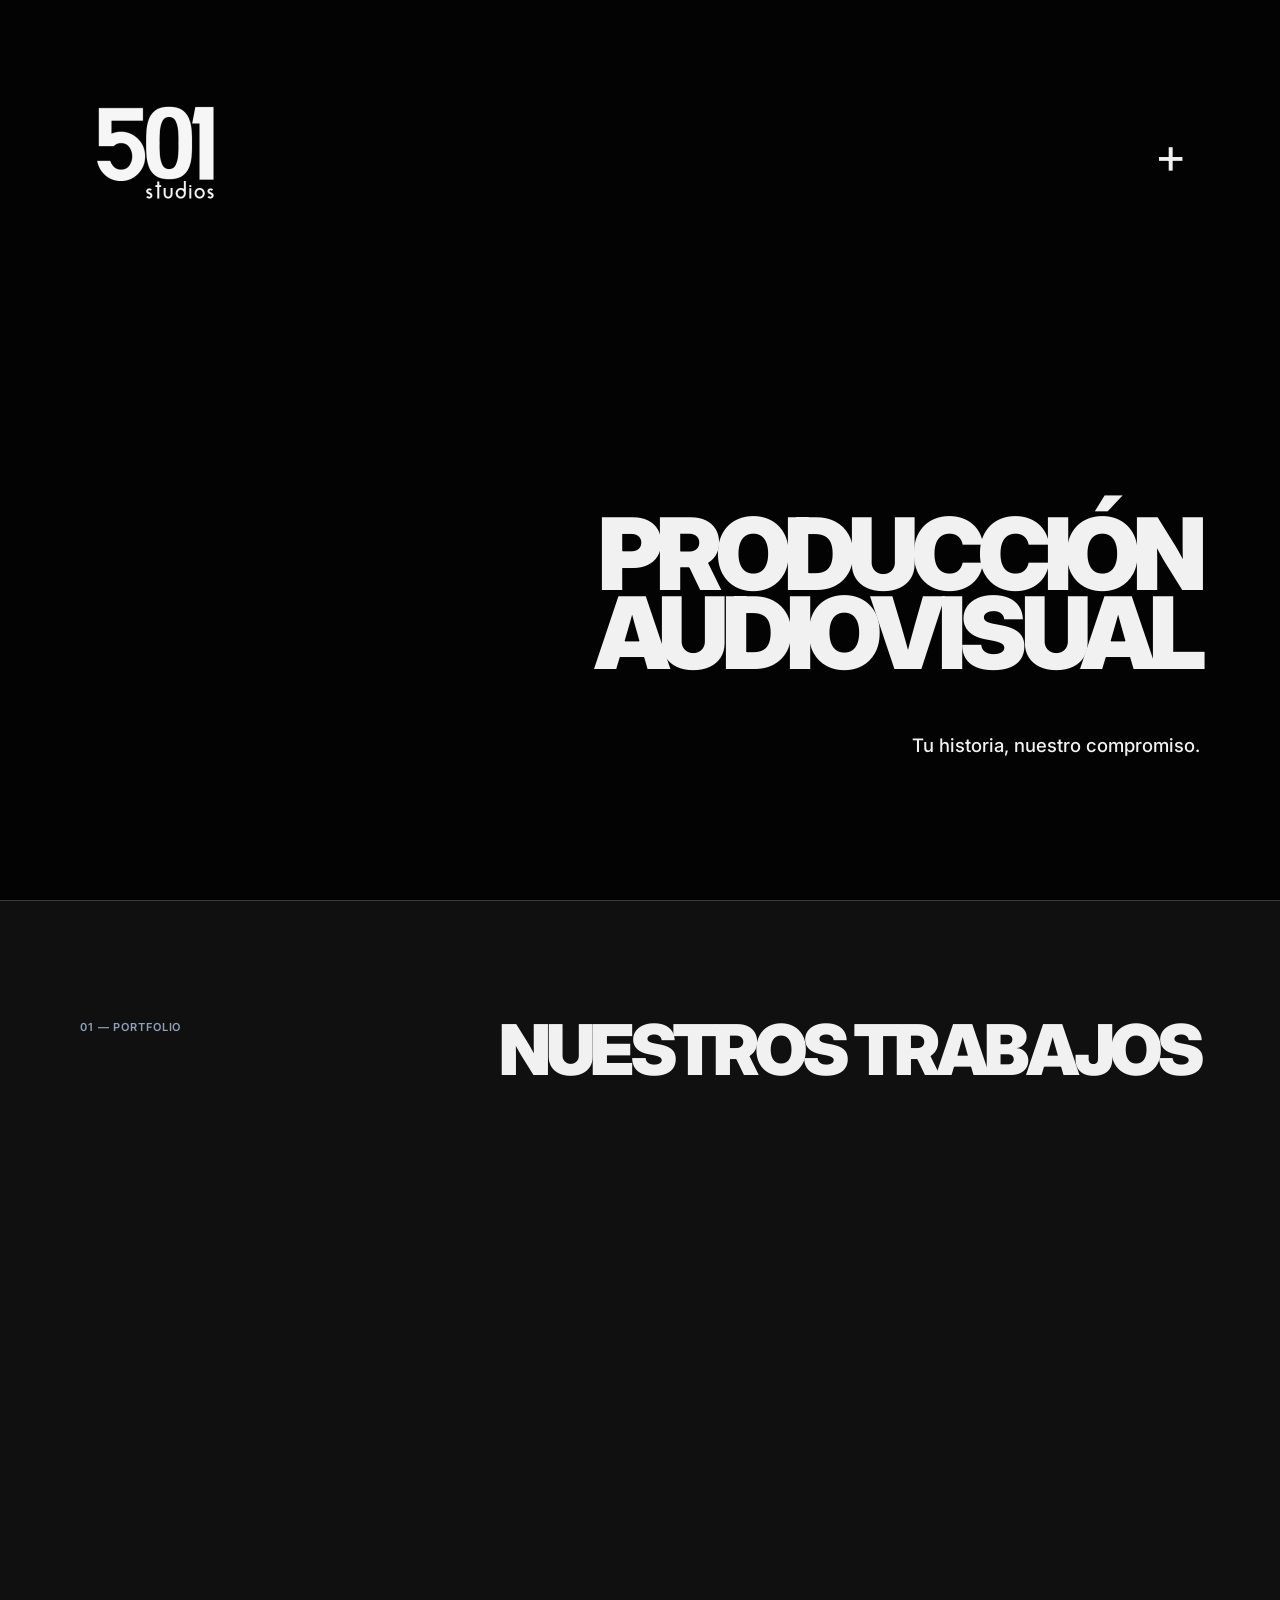
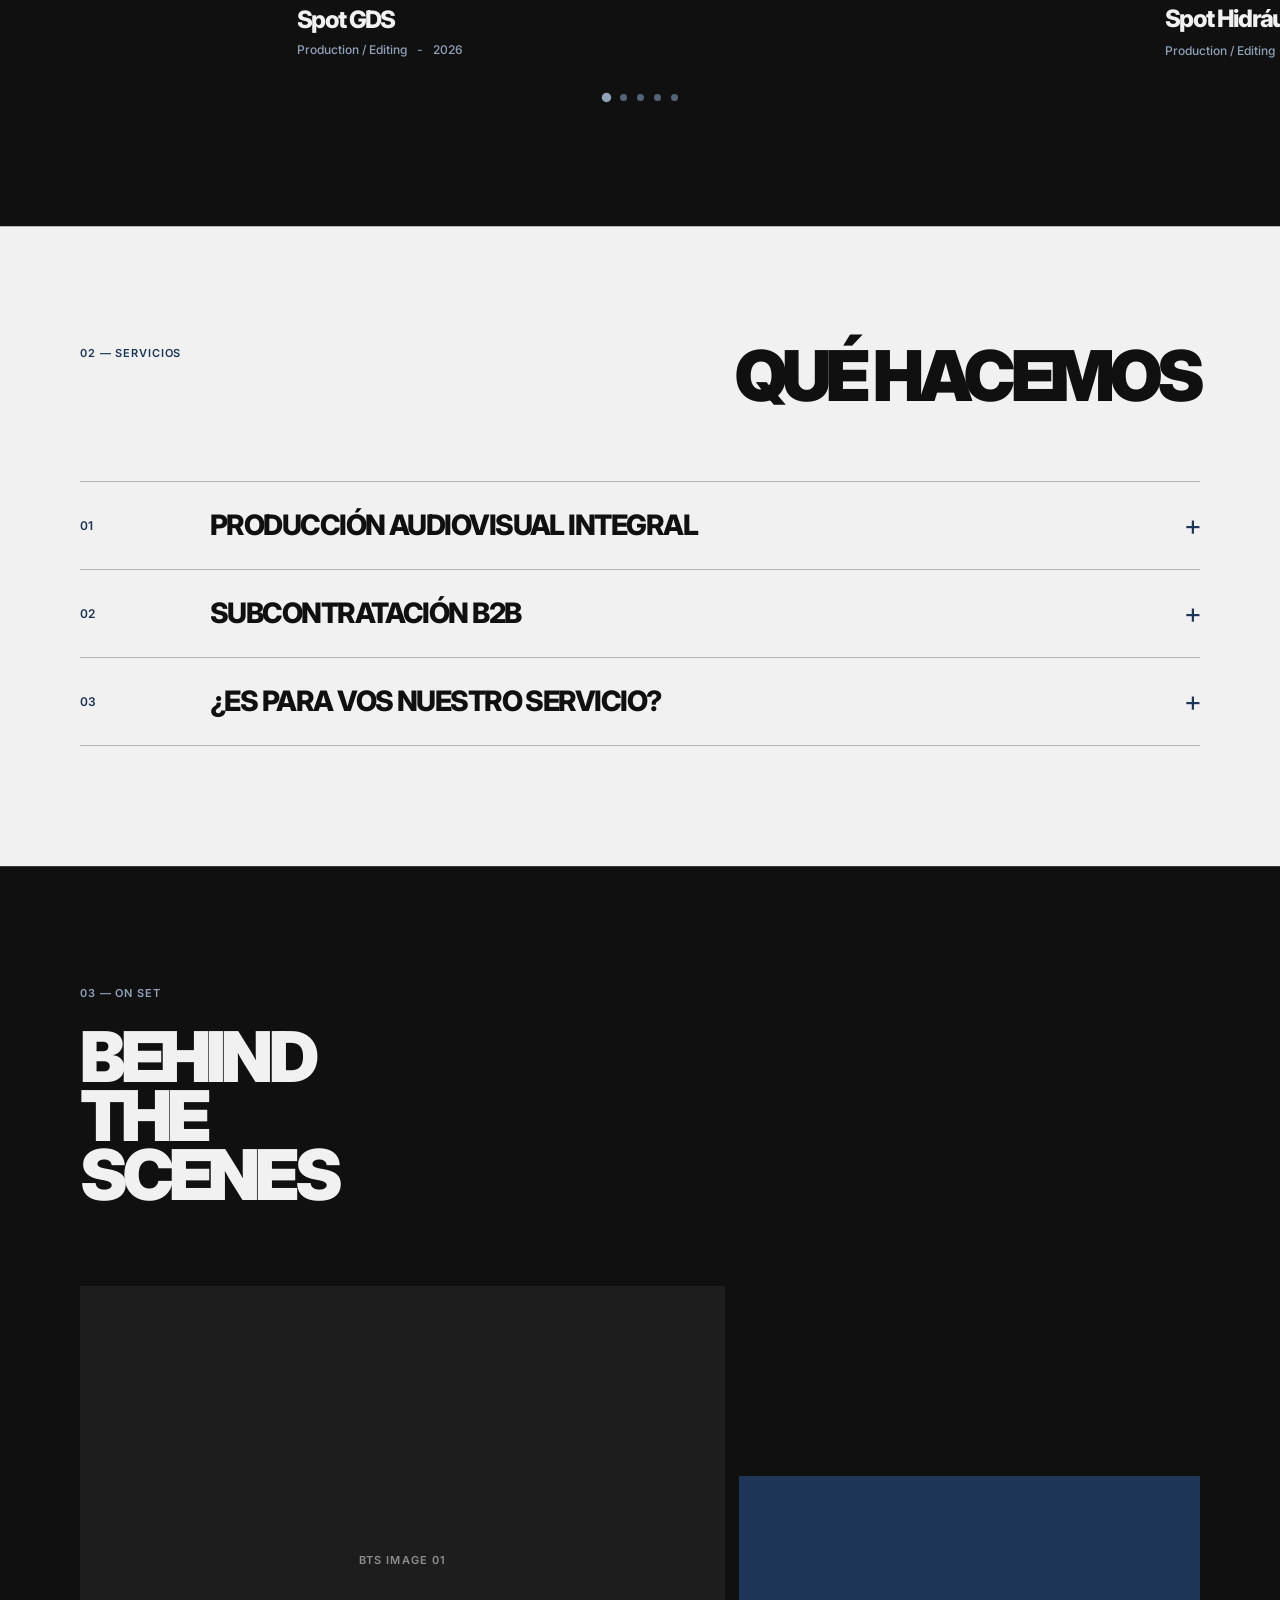
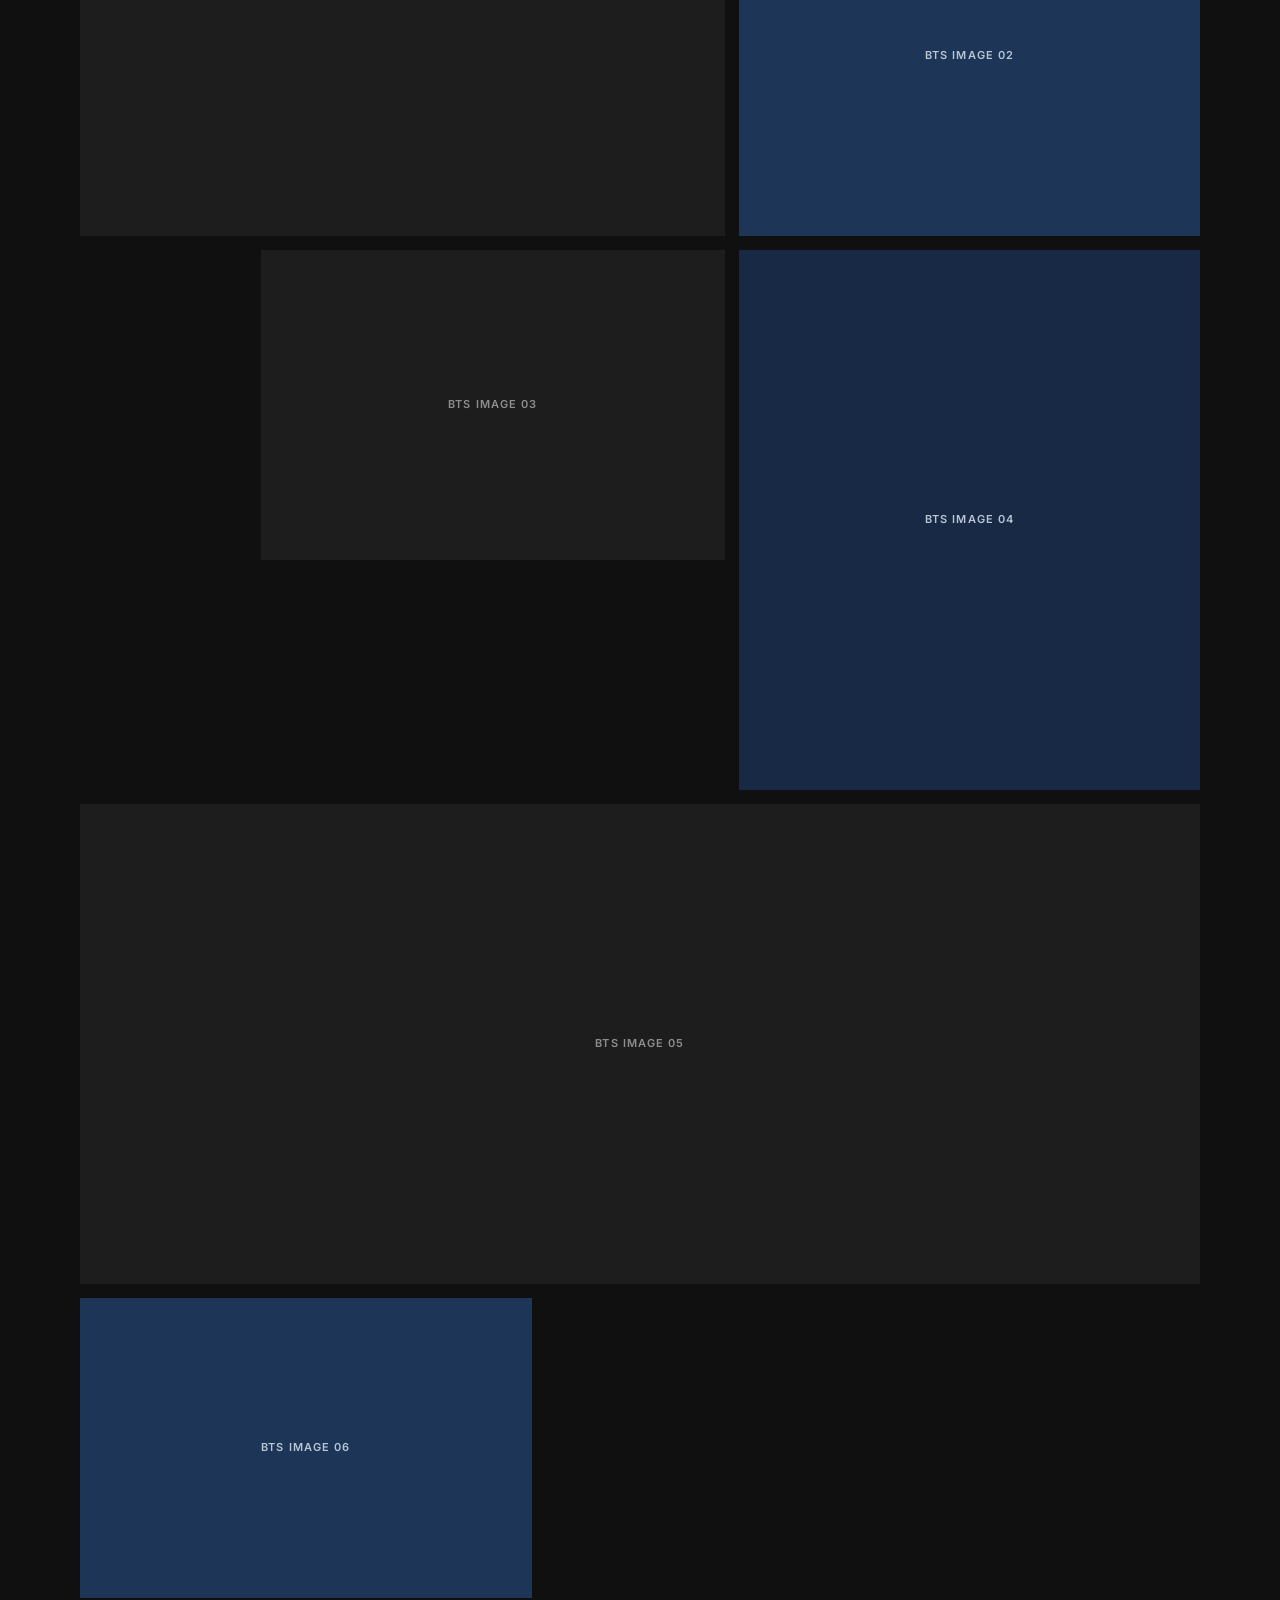
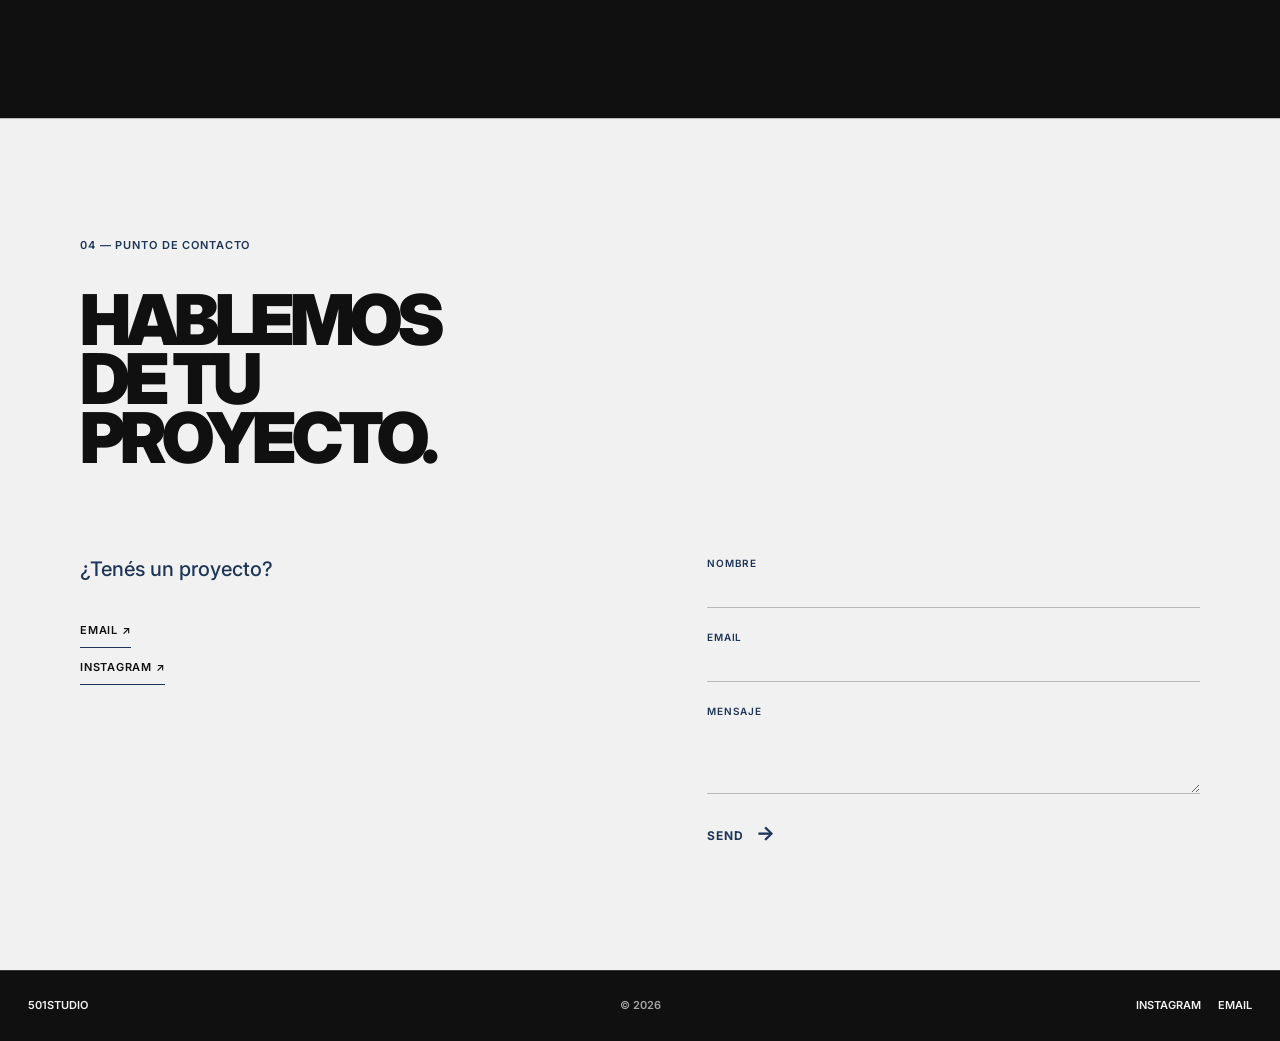
<file: index.html>
<!doctype html>
<html lang="es">
<head>
  <meta charset="utf-8">
  <meta name="viewport" content="width=device-width, initial-scale=1">
  <meta name="description" content="Productora y editora audiovisual.">
  <title>501 Studios — Producción audiovisual</title>
  <link rel="preconnect" href="https://fonts.googleapis.com">
  <link rel="preconnect" href="https://fonts.gstatic.com" crossorigin>
  <link href="https://fonts.googleapis.com/css2?family=Inter:wght@400;500;600;700;800;900&display=swap" rel="stylesheet">
  <link rel="stylesheet" href="css/styles.css">
</head>
<body>
  <header class="site-header">
    <a class="logo" href="#top" aria-label="501 Studios, inicio">
      <img src="assets/images/501-studios-logo.png" alt="" width="300" height="300" decoding="async">
    </a>
    <button class="menu-toggle" aria-label="Abrir menú" aria-expanded="false" aria-controls="site-menu"><span>+</span></button>
  </header>

  <nav class="fullscreen-menu" id="site-menu" aria-label="Navegación principal" aria-hidden="true">
    <div class="menu-inner">
      <div class="menu-label">NAVEGACIÓN</div>
      <div class="menu-links">
        <a href="#work">PORTFOLIO</a>
        <a href="#services">QUÉ HACEMOS</a>
        <a href="#bts">BEHIND THE SCENES</a>
        <a href="#contact">CONTACTO</a>
      </div>
      <div class="menu-social"><a href="https://www.instagram.com/501studiosco/" target="_blank" rel="noreferrer">INSTAGRAM ↗</a><a href="mailto:hola@501studio.com">EMAIL ↗</a></div>
    </div>
  </nav>

  <main id="top">
    <section class="hero section-pad">
      <video class="hero__video" autoplay muted loop playsinline aria-hidden="true">
        <source src="https://pub-1e8c1ed9130c49e3b7a11b665cfcde03.r2.dev/hero_video_1080.mp4" type="video/mp4">
      </video>
      <!-- <p class="eyebrow reveal">501 STUDIO</p> -->
      <h1 class="reveal">PRODUCCIÓN<br>AUDIOVISUAL</h1>
      <p class="hero-copy reveal">Tu historia, nuestro compromiso.</p>
    </section>

    <section class="work section-pad" id="work">
      <div class="section-heading reveal"><p class="eyebrow">01 — PORTFOLIO</p><h2>NUESTROS TRABAJOS</h2></div>
      <!-- Mantener aquí los 4 o 5 mejores trabajos. Se editan en js/main.js. -->
      <div class="work-slider reveal" aria-roledescription="carrusel" aria-label="Portfolio de trabajos">
        <div class="slider-viewport">
          <div class="projects" id="projects"></div>
        </div>
        <div class="slider-dots" id="project-dots" aria-label="Seleccionar proyecto"></div>
      </div>
    </section>

    <section class="services section-pad" id="services">
      <div class="section-heading reveal"><p class="eyebrow">02 — SERVICIOS</p><h2>QUÉ HACEMOS</h2></div>
      <div class="accordion reveal">
        <article class="accordion-item"><button class="accordion-trigger" aria-expanded="false"><span
              class="service-number">01</span><span>PRODUCCIÓN AUDIOVISUAL INTEGRAL</span><b>+</b></button>
          <div class="accordion-panel">
            <div>
              <p>De la primera idea a la última decisión, nos involucramos en cada parte del proceso.</p>
              <p>Pensamos, producimos y damos forma a proyectos audiovisuales con criterio propio, donde cada elección tiene un porqué y cada detalle construye el resultado.</p>
            </div>
          </div>
        </article>
        <article class="accordion-item"><button class="accordion-trigger" aria-expanded="false"><span
              class="service-number">02</span><span>SUBCONTRATACIÓN B2B</span><b>+</b></button>
          <div class="accordion-panel">
            <div>
              <p>Trabajamos junto a agencias, productoras y equipos creativos que necesitan sumar capacidad de producción sin perder calidad ni control sobre sus proyectos.</p>
              <p>Nos integramos a tu dinámica de trabajo, aportamos nuestro criterio y nos ocupamos de cada entrega con la misma dedicación que un proyecto propio.</p>
            </div>
          </div>
        </article>
        <article class="accordion-item"><button class="accordion-trigger" aria-expanded="false"><span
              class="service-number">03</span><span>¿ES PARA VOS NUESTRO SERVICIO?</span><b>+</b></button>
          <div class="accordion-panel">
            <div>
              <p>Creemos que cada marca tiene algo propio, pero no siempre encuentra la forma de mostrarlo.</p>
              <p>En 501 trabajamos desde esa búsqueda: transformar ideas en piezas audiovisuales con carácter, donde la narrativa, la estética y cada decisión creativa construyen una identidad.</p>
              <p>Nos mueve hacer las cosas con intención, explorar nuevas formas de contar y llevar cada proyecto a un lugar que no sea uno más.</p>
              <p>Si crees que tu marca o evento tiene una historia que merece ser contada desde una perspectiva original, este es tu lugar.</p>
            </div>
          </div>
        </article>
      </div>
    </section>

    <section class="bts section-pad" id="bts">
      <div class="bts-heading reveal"><p class="eyebrow">03 — ON SET</p><h2>BEHIND<br>THE<br>SCENES</h2></div>
      <!-- Sustituir los bloques por imágenes locales dentro de assets/images. -->
      <div class="bts-gallery reveal">
        <div class="bts-image bts-1">BTS IMAGE 01</div><div class="bts-image bts-2">BTS IMAGE 02</div><div class="bts-image bts-3">BTS IMAGE 03</div><div class="bts-image bts-4">BTS IMAGE 04</div><div class="bts-image bts-5">BTS IMAGE 05</div><div class="bts-image bts-6">BTS IMAGE 06</div>
      </div>
    </section>

    <section class="contact section-pad" id="contact">
      <p class="eyebrow reveal">04 — PUNTO DE CONTACTO</p><h2 class="reveal">HABLEMOS<br>DE TU<br>PROYECTO.</h2>
      <div class="contact-grid reveal"><div><p class="contact-intro">¿Tenés un proyecto?</p><a class="contact-link" href="mailto:hola@501studio.com">EMAIL ↗</a><a class="contact-link" href="https://www.instagram.com/501studiosco/" target="_blank" rel="noreferrer">INSTAGRAM ↗</a></div>
        <form action="" method="POST"><label>NOMBRE<input type="text" name="name" required></label><label>EMAIL<input type="email" name="email" required></label><label>MENSAJE<textarea name="message" rows="4" required></textarea></label><button type="submit">SEND <span>→</span></button></form>
      </div>
    </section>
  </main>
  <footer class="site-footer"><a class="logo" href="#top">501<span>STUDIO</span></a><span>© 2026</span><div><a href="https://www.instagram.com/501studiosco/" target="_blank" rel="noreferrer">INSTAGRAM</a><a href="mailto:hola@501studio.com">EMAIL</a></div></footer>
  <script src="js/main.js"></script>
</body>
</html>
</file>
<file: css/styles.css>
/* RESET */
* {
    box-sizing: border-box;
}

html {
    scroll-behavior: smooth;
}

body,
h1,
h2,
h3,
p,
ul {
    margin: 0;
}

ul {
    padding: 0;
}

button,
input,
textarea {
    font: inherit;
}

/* GLOBAL */
:root {
    --accent: #8fa2b8;
    --bg: #101010;
    --text: #f1f1f1;
    --muted: #a5a5a5;
    --blue: #1d3557;
    --line: #3a3a3a;
}

body {
    background: var(--bg);
    color: var(--text);
    font-family: Inter, Arial, sans-serif;
    font-weight: 400;
    line-height: 1.25;
    overflow-x: hidden;
}

body.menu-open {
    overflow: hidden;
}

a {
    color: inherit;
    text-decoration: none;
}

.section-pad {
    padding: 120px 80px;
}

.eyebrow {
    color: var(--accent);
    font-size: 11px;
    font-weight: 600;
    letter-spacing: .08em;
}

::selection {
    background: var(--blue);
    color: #f1f1f1;
}

::-moz-selection {
    background: var(--blue);
    color: #f1f1f1;
}

h1,
h2,
h3 {
    letter-spacing: -.07em;
}

h2 {
    font-size: clamp(42px, 8.2vw, 70px);
    font-weight: 900;
    line-height: .84;
}

.section-heading {
    display: flex;
    align-items: flex-start;
    justify-content: space-between;
    gap: 30px;
    margin-bottom: 75px;
}

.section-heading h2 {
    text-align: right;
}

.reveal {
    opacity: 0;
    transform: translateY(18px);
    transition: opacity .65s ease, transform .65s ease;
}

.reveal.is-visible {
    opacity: 1;
    transform: translateY(0);
}

/* HEADER */
.site-header {
    align-items: center;
    display: flex;
    justify-content: space-between;
    left: 0;
    padding: 80px;
    position: absolute;
    top: 0;
    width: 100%;
    z-index: 10;
}

.site-header .logo {
    display: block;
    line-height: 0;
}

.site-header .logo img {
    display: block;
    height: auto;
    width: 150px;
}

.menu-toggle {
    background: none;
    border: 0;
    color: var(--text);
    cursor: pointer;
    font-size: 50px;
    height: 60px;
    line-height: 1;
    padding: 0;
    position: relative;
    width: 60px;
    z-index: 12;
}

.menu-toggle span {
    display: block;
    transition: transform .35s ease;
}

.menu-toggle.is-open span {
    transform: rotate(45deg);
}

/* MENU */
.fullscreen-menu {
    background: var(--bg);
    display: grid;
    inset: 0;
    opacity: 0;
    padding: 280px 80px 50px;
    pointer-events: none;
    position: fixed;
    transition: opacity .4s ease;
    visibility: hidden;
    z-index: 9;
}

.fullscreen-menu.is-open {
    opacity: 1;
    pointer-events: auto;
    visibility: visible;
}

.menu-inner {
    display: grid;
    grid-template-columns: 18% 1fr;
    grid-template-rows: 1fr auto;
}

.menu-label,
.menu-social {
    color: var(--muted);
    font-size: 11px;
    font-weight: 600;
    letter-spacing: .08em;
    display: flex;
    gap: 23px;
    grid-column: 2;
}

.menu-links {
    display: flex;
    flex-direction: column;
    justify-content: center;
    grid-column: 2;
}

.menu-links a {
    font-size: clamp(40px, 6vw, 75px);
    font-weight: 900;
    letter-spacing: -.05em;
    line-height: .94;
    margin-bottom: 1em;
    width: fit-content;
}

.menu-links a:hover {
    color: var(--blue);
}

.menu-social a:hover,
.site-footer a:hover {
    color: var(--blue);
}

/* HERO */
.hero {
    position: relative;
    min-height: 100vh;
    padding-top: 50vh;
    overflow: hidden;
    isolation: isolate;
    display: flex;
    justify-content: space-evenly;
    align-items: flex-end;
    flex-direction: column;
}

.hero::before {
    content: "";
    position: absolute;
    inset: 0;
    background: rgb(0 0 0 / 80%);
    z-index: -1;
    pointer-events: none;
}

.hero__video {
    position: absolute;
    inset: 0;
    width: 100%;
    height: 100%;
    object-fit: cover;
    z-index: -2;
    pointer-events: none;
}

.hero h1 {
    font-size: clamp(21px, 10vw, 100px);
    font-weight: 900;
    line-height: .79;
    margin: 42px 0 38px;
    text-align: right;
}
.hero h1 span {
    font-size: clamp(42px, 20vw, 200px);
}

.hero-copy {
    font-size: clamp(16px, 1.45vw, 21px);
    font-weight: 500;
    line-height: 1.35;
    text-align: right;
}

/* WORK */
.work {
    border-top: 1px solid var(--line);
}

.work-slider {
    overflow: hidden;
    width: 100vw;
    margin-left: -80px;
}

.slider-viewport {
    overflow-x: auto;
    overflow-y: hidden;
    scroll-behavior: smooth;
    scroll-snap-type: x mandatory;
    scrollbar-width: none;
    touch-action: pan-y;
}

.slider-viewport::-webkit-scrollbar {
    display: none;
}

.projects {
    display: flex;
    gap: 100px;
    padding-left: 40%;
}

.projects::after {
    content: '';
    flex: 0 0 40%;
}

.project {
    cursor: pointer;
    flex: 0 0 100%;
    display: grid;
    grid-template-columns: 1fr;
    min-width: 0;
    position: relative;
    scroll-snap-align: center;
}

.project:not(.is-active)::after {
    content: '';
    cursor: pointer;
    inset: 0;
    position: absolute;
    z-index: 2;
}

.project-visual {
    align-items: center;
    display: flex;
    aspect-ratio: 16 / 9;
    justify-content: center;
    overflow: hidden;
    position: relative;
}

.project-visual video {
    display: block;
    height: 100%;
    max-width: 100%;
}

.project-visual span {
    color: #8d8d8d;
    font-size: 11px;
    font-weight: 600;
    letter-spacing: .1em;
}

.project:nth-child(2) .project-visual span,
.project:nth-child(5) .project-visual span {
    color: #b7c5d4;
}

.project-visual img {
    height: 100%;
    object-fit: cover;
    transition: transform .45s ease;
    width: 100%;
}

.project-visual:hover img {
    transform: scale(1.025);
}

.project-info {
    grid-column: 1;
    margin-top: 17px;
}

.project-info h3 {
    font-size: 24px;
    font-weight: 800;
}

.project-info p {
    color: var(--accent);
    display: inline-block;
    font-size: 12px;
    font-weight: 500;
    margin-right: 10px;
    margin-top: 7px;
}

.project-more-info {
    color: var(--accent);
    display: inline-block;
    font-size: 11px;
    font-weight: 700;
    letter-spacing: .06em;
    margin-right: 10px;
    margin-top: 7px;
}

.project-more-info span {
    font-size: 14px;
    margin-left: 2px;
}

.project-more-info:hover {
    color: var(--text);
}

.slider-dots {
    display: flex;
    gap: 10px;
    justify-content: center;
    margin-top: 35px;
    margin-bottom: 5px;
}

.slider-dot {
    background: #536477;
    border: 0;
    border-radius: 50%;
    cursor: pointer;
    height: 7px;
    padding: 0;
    transition: background .25s ease, transform .25s ease;
    width: 7px;
}

.slider-dot:focus-visible {
    outline: 1px solid var(--accent);
    outline-offset: 4px;
}

.slider-dot.is-active {
    background: var(--accent);
    transform: scale(1.35);
}

@media (hover: hover) {
    .slider-dot:hover {
        background: var(--accent);
        transform: scale(1.15);
    }
}

/* SERVICES */
.services {
    --accent: var(--blue);
    --line: #b8b8b8;
    --muted: #5c5c5c;
    --text: #101010;
    background: #f1f1f1;
    border-top: 1px solid var(--line);
    color: var(--text);
}

.accordion {
    border-top: 1px solid var(--line);
}

.accordion-item {
    border-bottom: 1px solid var(--line);
}

.accordion-trigger {
    align-items: center;
    background: transparent;
    border: 0;
    color: var(--text);
    cursor: pointer;
    display: grid;
    font-size: clamp(18px, 2.2vw, 32px);
    font-weight: 800;
    gap: 18px;
    grid-template-columns: 10% 1fr auto;
    letter-spacing: -.055em;
    padding: 26px 0;
    text-align: left;
    transition: color .25s ease;
    width: 100%;
}

.service-number {
    color: var(--blue);
    font-size: 12px;
    font-weight: 600;
    letter-spacing: 0;
}

.accordion-trigger b {
    color: var(--blue);
    font-size: 28px;
    font-weight: 400;
    transition: transform .3s ease;
}

.accordion-trigger:hover,
.accordion-item.is-open .accordion-trigger {
    color: var(--blue);
}

.accordion-item.is-open .accordion-trigger b {
    transform: rotate(45deg);
}

.accordion-panel {
    display: grid;
    grid-template-rows: 0fr;
    transition: grid-template-rows .35s ease;
}

.accordion-panel>div {
    min-height: 0;
    overflow: hidden;
    padding-left: calc(10% + 18px);
}

.accordion-item.is-open .accordion-panel {
    grid-template-rows: 1fr;
}

.accordion-panel h3 {
    color: var(--blue);
    font-size: 15px;
    font-weight: 700;
    letter-spacing: -.03em;
    margin: 5px 0 14px;
}

.accordion-panel p {
    max-width: 80%;
    padding-bottom: 16px;
}

.accordion-panel ul {
    columns: 2;
    list-style: none;
    max-width: 540px;
    padding-bottom: 30px;
}

.accordion-panel li {
    font-size: 14px;
    padding: 3px 0;
}

.accordion-panel li:before {
    color: var(--blue);
    content: '— ';
}

/* BTS */
.bts {
    border-top: 1px solid var(--line);
}

.bts-heading {
    margin-bottom: 82px;
}

.bts-heading h2 {
    margin-top: 27px;
}

.bts-gallery {
    display: grid;
    gap: 14px;
    grid-template-columns: 1.4fr 1fr;
}

.bts-image {
    align-items: center;
    background: #1d1d1d;
    color: #8d8d8d;
    display: flex;
    font-size: 11px;
    font-weight: 600;
    justify-content: center;
    letter-spacing: .1em;
    min-height: 240px;
    overflow: hidden;
    transition: transform .4s ease;
}

.bts-image:hover {
    transform: scale(1.012);
}

.bts-1 {
    height: 550px;
}

.bts-2 {
    align-self: end;
    background: var(--blue);
    color: #b7c5d4;
    height: 360px;
}

.bts-3 {
    height: 310px;
    justify-self: end;
    width: 72%;
}

.bts-4 {
    background: #172945;
    color: #b7c5d4;
    height: 540px;
}

.bts-5 {
    grid-column: 1 / 3;
    height: 480px;
}

.bts-6 {
    background: var(--blue);
    color: #b7c5d4;
    height: 300px;
    width: 70%;
}

/* CONTACT */
.contact {
    --accent: var(--blue);
    --line: #b8b8b8;
    --muted: #5c5c5c;
    --text: #101010;
    background: #f1f1f1;
    border-top: 1px solid var(--line);
    color: var(--text);
}

.contact h2 {
    margin: 38px 0 90px;
}

.contact-grid {
    display: grid;
    gap: 12%;
    grid-template-columns: 1fr 1fr;
}

.contact-intro {
    color: var(--blue);
    font-size: 20px;
    font-weight: 500;
    margin-bottom: 42px;
}

.contact-link {
    border-bottom: 1px solid var(--blue);
    display: block;
    font-size: 11px;
    font-weight: 600;
    letter-spacing: .07em;
    margin-bottom: 13px;
    padding-bottom: 9px;
    width: fit-content;
}

.contact form {
    display: flex;
    flex-direction: column;
}

.contact label {
    color: var(--blue);
    font-size: 10px;
    font-weight: 600;
    letter-spacing: .08em;
}

.contact input,
.contact textarea {
    background: transparent;
    border: 0;
    border-bottom: 1px solid var(--line);
    border-radius: 0;
    color: var(--text);
    display: block;
    margin: 8px 0 23px;
    outline: none;
    padding: 6px 0 11px;
    resize: vertical;
    width: 100%;
}

.contact input:focus,
.contact textarea:focus {
    border-color: var(--blue);
}

.contact form button {
    align-self: flex-start;
    background: transparent;
    border: 0;
    color: var(--blue);
    cursor: pointer;
    font-size: 12px;
    font-weight: 700;
    letter-spacing: .08em;
    padding: 4px 0;
}

.contact form button span {
    font-size: 20px;
    margin-left: 8px;
}

/* FOOTER */
.site-footer {
    align-items: end;
    border-top: 1px solid var(--line);
    display: grid;
    font-size: 11px;
    font-weight: 600;
    grid-template-columns: 1fr 1fr 1fr;
    padding: 28px;
}

.site-footer>span {
    color: var(--muted);
    text-align: center;
}

.site-footer div {
    display: flex;
    gap: 17px;
    justify-content: flex-end;
}

/* RESPONSIVE */
@media (max-width: 700px) {
    .section-pad {
        padding: 100px 30px;
    }

    .site-header {
        padding: 30px;
    }

    .site-header .logo img {
        width: 96px;
    }

    .menu-inner {
        grid-template-columns: 1fr;
        grid-template-rows: auto 1fr auto;
    }

    .menu-label {
        grid-row: 1;
        grid-column: 1;
    }

    .menu-links {
        grid-column: 1;
        grid-row: 2;
    }

    .menu-social {
        grid-column: 1;
        grid-row: 3;
    }

    .hero {
        padding-top: 50vh;
    }

    .hero h1 {
        margin: 34px 0 27px;
    }

    .section-heading {
        display: block;
        margin-bottom: 65px;
    }

    .section-heading h2 {
        margin-top: 25px;
        text-align: left;
    }

    .project,
    .project:nth-child(even) {
        display: block;
        max-width: none;
    }

    .work-slider {
        overflow: hidden;
        width: 100vw;
        margin-left: -30px;
    }

    .projects {
        gap: 30px;
        padding-left: 24%;
    }

    .projects::after {
        flex-basis: 24%;
    }

    .project-visual {
        aspect-ratio: 1 / 1;
    }

    .project-info {
        margin-top: 14px;
    }

    .project-info h3 {
        font-size: 20px;
    }

    .accordion-trigger {
        font-size: 18px;
        grid-template-columns: 28px 1fr auto;
        padding: 22px 0;
    }

    .accordion-panel>div {
        padding-left: 28px;
    }

    .accordion-panel ul {
        columns: 1;
    }

    .bts-heading {
        margin-bottom: 55px;
    }

    .bts-gallery {
        display: flex;
        flex-direction: column;
    }

    .bts-image,
    .bts-1,
    .bts-2,
    .bts-3,
    .bts-4,
    .bts-5,
    .bts-6 {
        height: 65vw;
        min-height: 0;
        width: 100%;
    }

    .contact h2 {
        margin-bottom: 65px;
    }

    .contact-grid {
        gap: 65px;
        grid-template-columns: 1fr;
    }

    .site-footer {
        align-items: start;
        gap: 25px;
        grid-template-columns: 1fr 1fr;
        padding: 25px 20px;
    }

    .site-footer>span {
        text-align: right;
    }

    .site-footer div {
        grid-column: 1 / 3;
        justify-content: flex-start;
    }
}

@media (prefers-reduced-motion: reduce) {
    html {
        scroll-behavior: auto;
    }

    .reveal {
        opacity: 1;
        transform: none;
        transition: none;
    }

    *,
    *:before,
    *:after {
        transition-duration: .01ms !important;
    }
}
</file>
